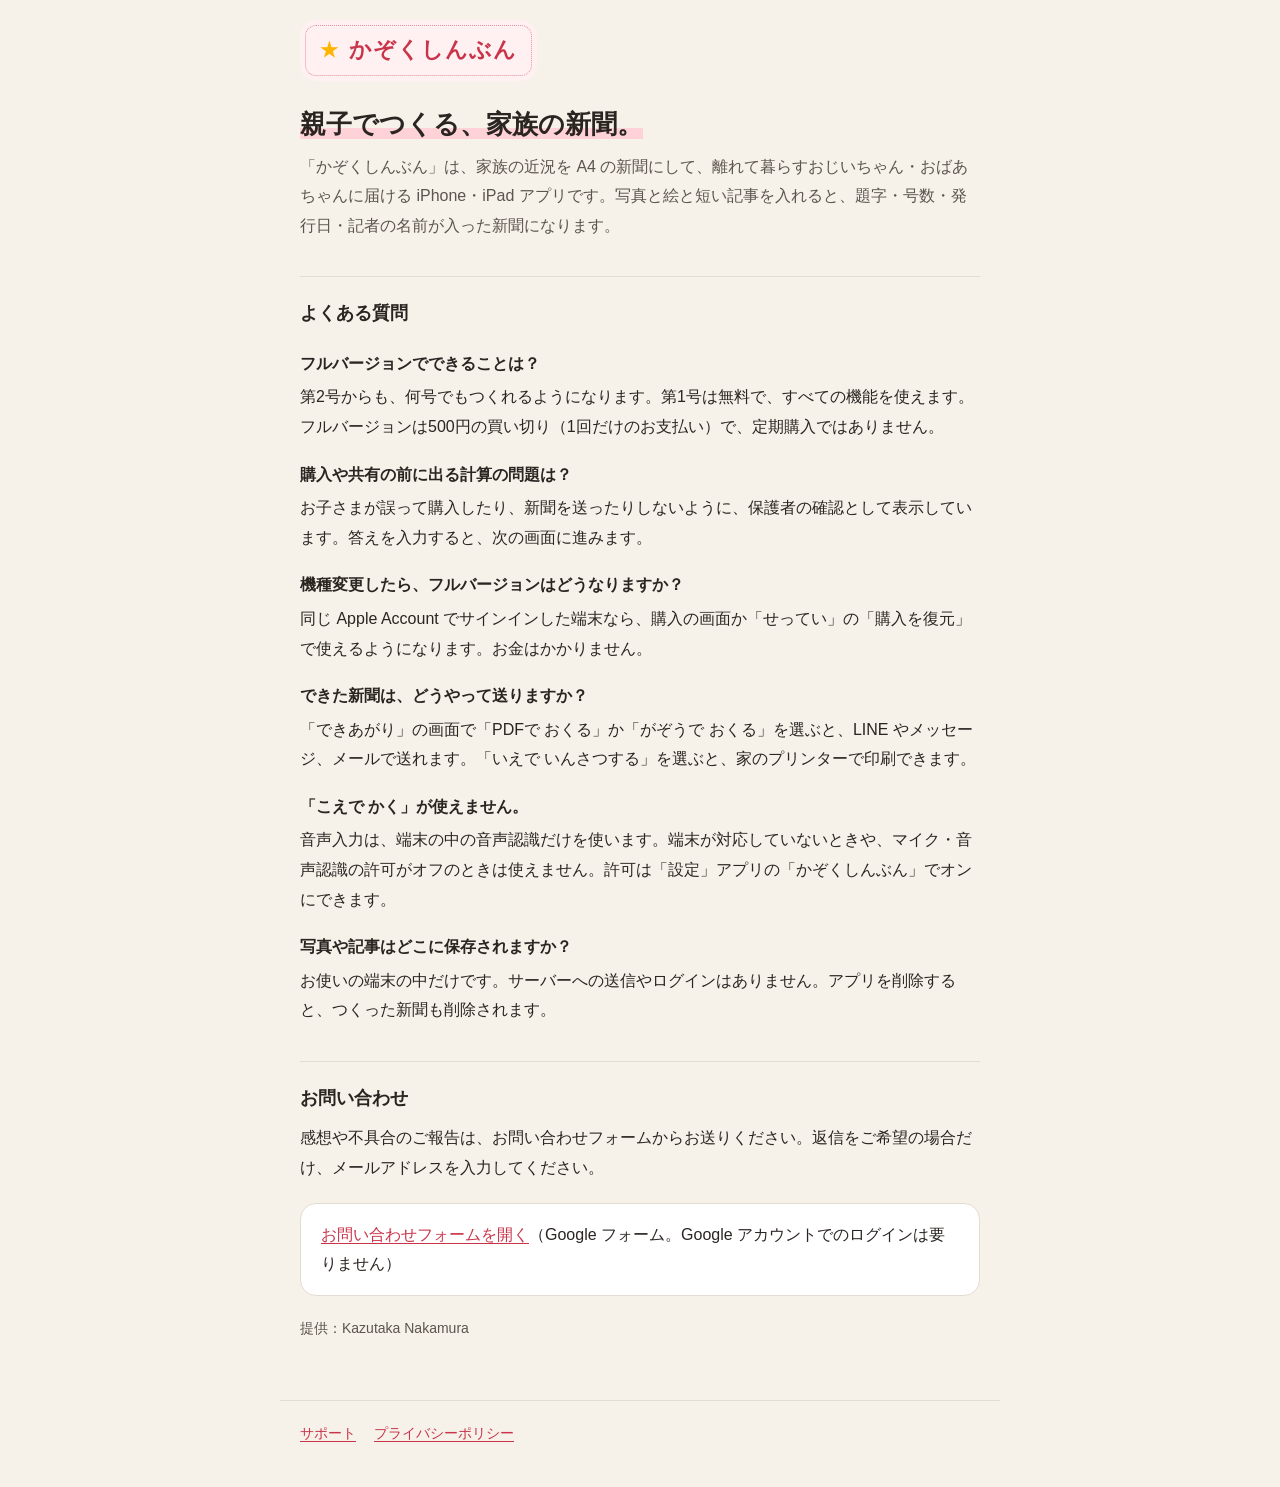
<file: index.html>
<!doctype html>
<html lang="ja">
  <head>
    <meta charset="utf-8" />
    <meta name="viewport" content="width=device-width, initial-scale=1" />
    <title>かぞくしんぶん | サポート</title>
    <meta name="description" content="親子でつくる、家族の新聞。かぞくしんぶんの使い方とお問い合わせ。" />
    <link rel="stylesheet" href="style.css" />
  </head>
  <body>
    <header><a href="./">かぞくしんぶん</a></header>
    <main>
      <h1><span class="mark">親子でつくる、家族の新聞。</span></h1>
      <p class="lead">「かぞくしんぶん」は、家族の近況を A4 の新聞にして、離れて暮らすおじいちゃん・おばあちゃんに届ける iPhone・iPad アプリです。写真と絵と短い記事を入れると、題字・号数・発行日・記者の名前が入った新聞になります。</p>

      <h2>よくある質問</h2>
      <h3>フルバージョンでできることは？</h3>
      <p>第2号からも、何号でもつくれるようになります。第1号は無料で、すべての機能を使えます。フルバージョンは500円の買い切り（1回だけのお支払い）で、定期購入ではありません。</p>
      <h3>購入や共有の前に出る計算の問題は？</h3>
      <p>お子さまが誤って購入したり、新聞を送ったりしないように、保護者の確認として表示しています。答えを入力すると、次の画面に進みます。</p>
      <h3>機種変更したら、フルバージョンはどうなりますか？</h3>
      <p>同じ Apple Account でサインインした端末なら、購入の画面か「せってい」の「購入を復元」で使えるようになります。お金はかかりません。</p>
      <h3>できた新聞は、どうやって送りますか？</h3>
      <p>「できあがり」の画面で「PDFで おくる」か「がぞうで おくる」を選ぶと、LINE やメッセージ、メールで送れます。「いえで いんさつする」を選ぶと、家のプリンターで印刷できます。</p>
      <h3>「こえで かく」が使えません。</h3>
      <p>音声入力は、端末の中の音声認識だけを使います。端末が対応していないときや、マイク・音声認識の許可がオフのときは使えません。許可は「設定」アプリの「かぞくしんぶん」でオンにできます。</p>
      <h3>写真や記事はどこに保存されますか？</h3>
      <p>お使いの端末の中だけです。サーバーへの送信やログインはありません。アプリを削除すると、つくった新聞も削除されます。</p>

      <h2>お問い合わせ</h2>
      <p>感想や不具合のご報告は、お問い合わせフォームからお送りください。返信をご希望の場合だけ、メールアドレスを入力してください。</p>
      <p class="card"><a href="https://docs.google.com/forms/d/e/1FAIpQLSefFjyzE5YcCl-mCHnYOhw823QdOZg-xKkdR2o1QkdTQAvFXw/viewform">お問い合わせフォームを開く</a>（Google フォーム。Google アカウントでのログインは要りません）</p>

      <p class="note">提供：Kazutaka Nakamura</p>
    </main>
    <footer><a href="./">サポート</a><a href="privacy/">プライバシーポリシー</a></footer>
  </body>
</html>
</file>
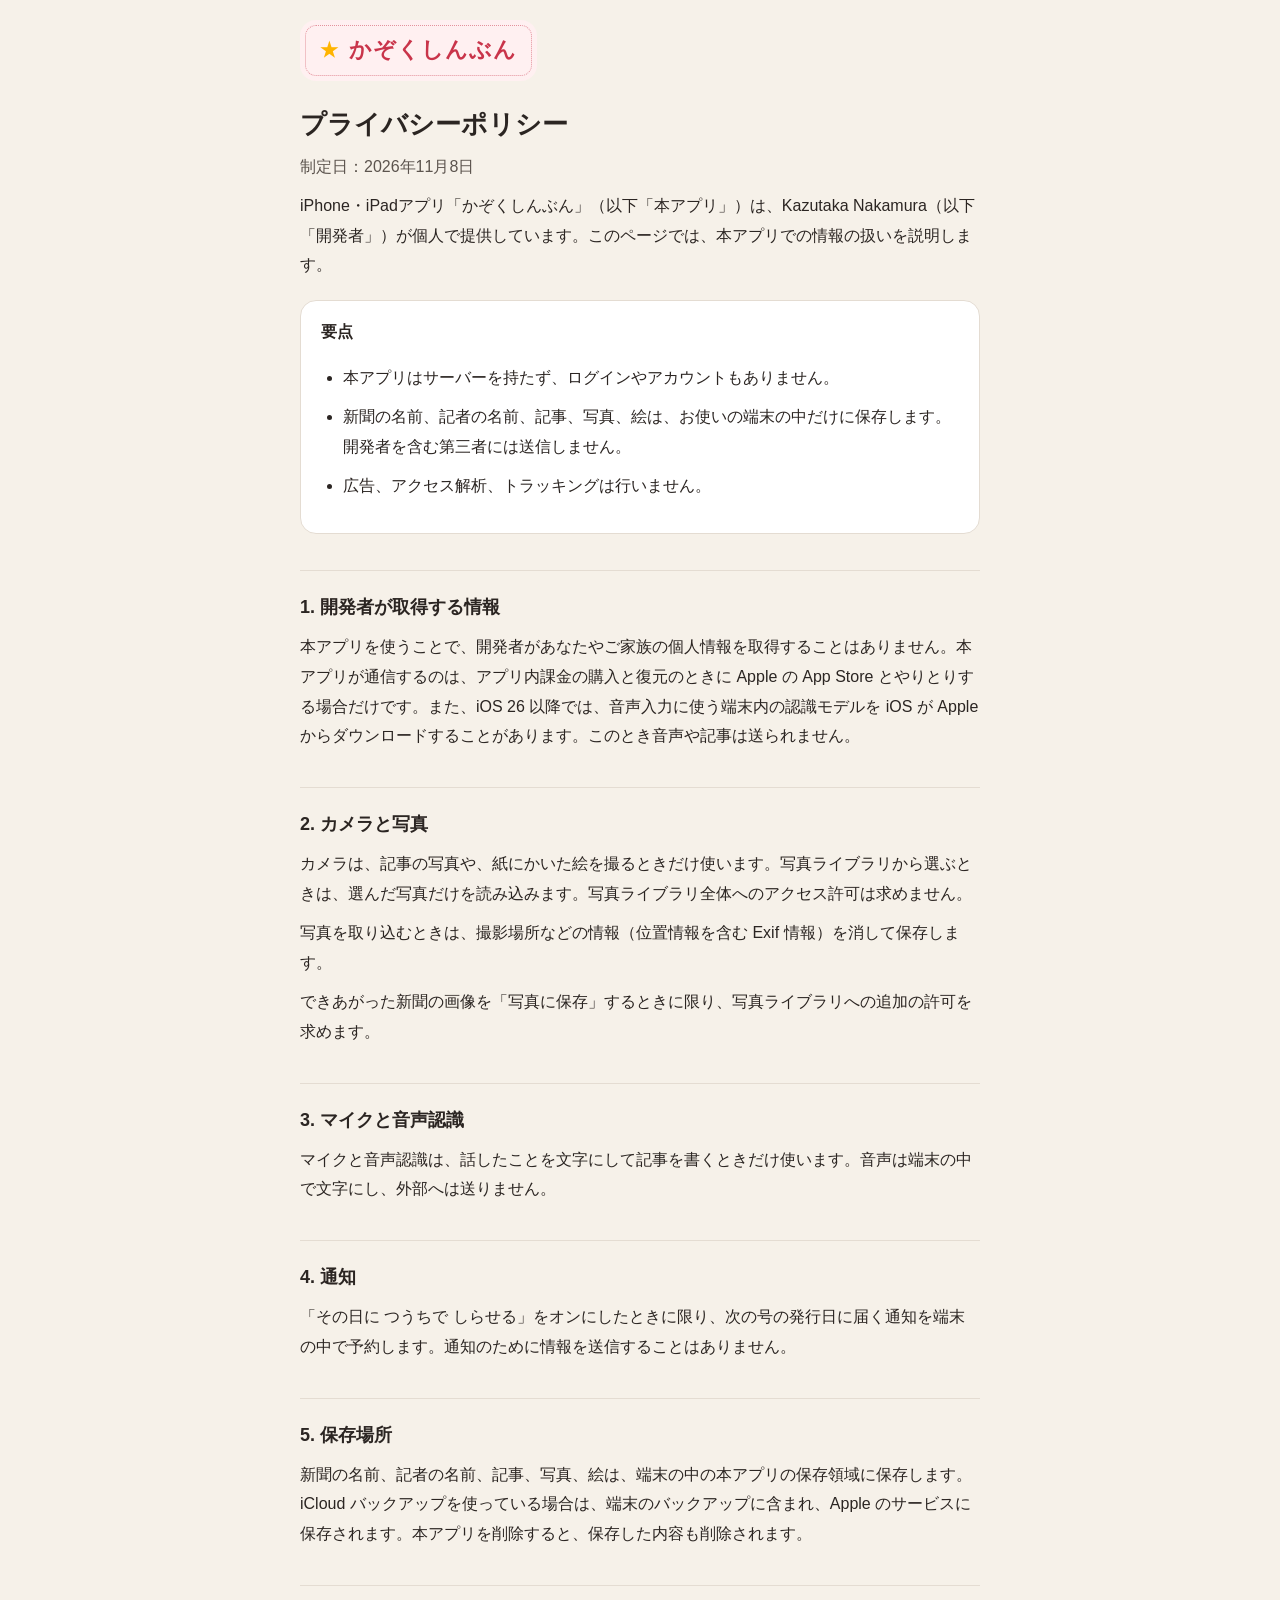
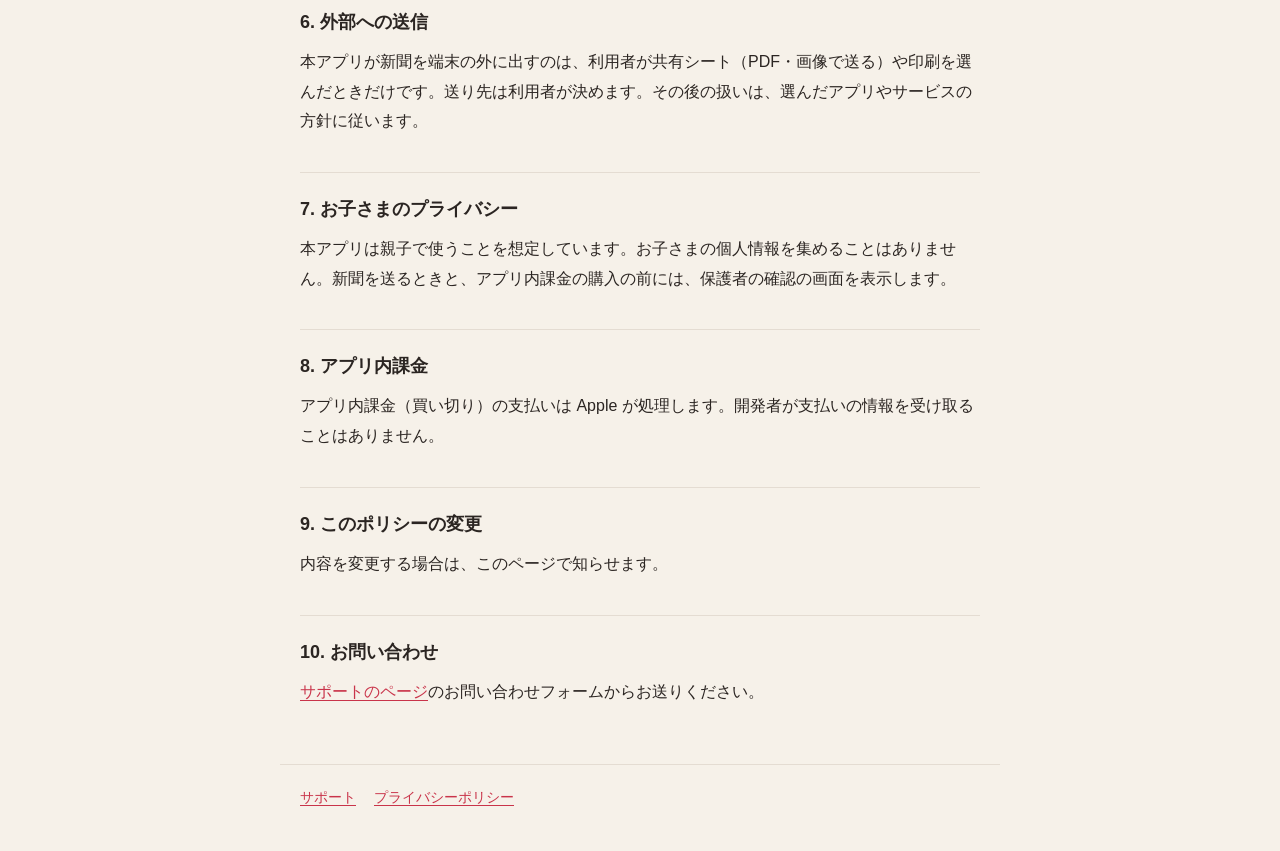
<file: privacy/index.html>
<!doctype html>
<html lang="ja">
  <head>
    <meta charset="utf-8" />
    <meta name="viewport" content="width=device-width, initial-scale=1" />
    <title>プライバシーポリシー | かぞくしんぶん</title>
    <link rel="stylesheet" href="../style.css" />
  </head>
  <body>
    <header><a href="../">かぞくしんぶん</a></header>
    <main>
      <h1>プライバシーポリシー</h1>
      <p class="lead">制定日：2026年11月8日</p>
      <p>iPhone・iPadアプリ「かぞくしんぶん」（以下「本アプリ」）は、Kazutaka Nakamura（以下「開発者」）が個人で提供しています。このページでは、本アプリでの情報の扱いを説明します。</p>
      <div class="card">
        <strong>要点</strong>
        <ul>
          <li>本アプリはサーバーを持たず、ログインやアカウントもありません。</li>
          <li>新聞の名前、記者の名前、記事、写真、絵は、お使いの端末の中だけに保存します。開発者を含む第三者には送信しません。</li>
          <li>広告、アクセス解析、トラッキングは行いません。</li>
        </ul>
      </div>

      <h2>1. 開発者が取得する情報</h2>
      <p>本アプリを使うことで、開発者があなたやご家族の個人情報を取得することはありません。本アプリが通信するのは、アプリ内課金の購入と復元のときに Apple の App Store とやりとりする場合だけです。また、iOS 26 以降では、音声入力に使う端末内の認識モデルを iOS が Apple からダウンロードすることがあります。このとき音声や記事は送られません。</p>

      <h2>2. カメラと写真</h2>
      <p>カメラは、記事の写真や、紙にかいた絵を撮るときだけ使います。写真ライブラリから選ぶときは、選んだ写真だけを読み込みます。写真ライブラリ全体へのアクセス許可は求めません。</p>
      <p>写真を取り込むときは、撮影場所などの情報（位置情報を含む Exif 情報）を消して保存します。</p>
      <p>できあがった新聞の画像を「写真に保存」するときに限り、写真ライブラリへの追加の許可を求めます。</p>

      <h2>3. マイクと音声認識</h2>
      <p>マイクと音声認識は、話したことを文字にして記事を書くときだけ使います。音声は端末の中で文字にし、外部へは送りません。</p>

      <h2>4. 通知</h2>
      <p>「その日に つうちで しらせる」をオンにしたときに限り、次の号の発行日に届く通知を端末の中で予約します。通知のために情報を送信することはありません。</p>

      <h2>5. 保存場所</h2>
      <p>新聞の名前、記者の名前、記事、写真、絵は、端末の中の本アプリの保存領域に保存します。iCloud バックアップを使っている場合は、端末のバックアップに含まれ、Apple のサービスに保存されます。本アプリを削除すると、保存した内容も削除されます。</p>

      <h2>6. 外部への送信</h2>
      <p>本アプリが新聞を端末の外に出すのは、利用者が共有シート（PDF・画像で送る）や印刷を選んだときだけです。送り先は利用者が決めます。その後の扱いは、選んだアプリやサービスの方針に従います。</p>

      <h2>7. お子さまのプライバシー</h2>
      <p>本アプリは親子で使うことを想定しています。お子さまの個人情報を集めることはありません。新聞を送るときと、アプリ内課金の購入の前には、保護者の確認の画面を表示します。</p>

      <h2>8. アプリ内課金</h2>
      <p>アプリ内課金（買い切り）の支払いは Apple が処理します。開発者が支払いの情報を受け取ることはありません。</p>

      <h2>9. このポリシーの変更</h2>
      <p>内容を変更する場合は、このページで知らせます。</p>

      <h2>10. お問い合わせ</h2>
      <p><a href="../">サポートのページ</a>のお問い合わせフォームからお送りください。</p>
    </main>
    <footer><a href="../">サポート</a><a href="./">プライバシーポリシー</a></footer>
  </body>
</html>
</file>
<file: style.css>
:root {
  --desk: #f6f1e9;
  --paper: #ffffff;
  --ink: #2b2522;
  --muted: #5c544e;
  --red: #c9344a;
  --tint: #fff0f1;
  --marker: #ffd2d7;
  --star: #ffb400;
  --line: #e4dcd2;
  --sans: -apple-system, BlinkMacSystemFont, 'Hiragino Maru Gothic ProN', 'Hiragino Sans', sans-serif;
  color-scheme: light;
}
* { box-sizing: border-box; }
body { margin: 0; background: var(--desk); color: var(--ink); font-family: var(--sans); font-size: 16px; line-height: 1.85; -webkit-font-smoothing: antialiased; }
header { max-width: 720px; margin: 0 auto; padding: 20px 20px 0; }
header a { display: inline-flex; align-items: center; gap: 10px; padding: 10px 20px; background: var(--tint); border-radius: 16px; outline: 1.5px dotted rgba(201, 52, 74, 0.5); outline-offset: -6px; color: var(--red); font-weight: 800; font-size: 22px; letter-spacing: 1px; text-decoration: none; }
header a::before { content: '★'; color: var(--star); font-size: 18px; }
main { max-width: 720px; margin: 0 auto; padding: 24px 20px 48px; }
h1 { font-size: 26px; line-height: 1.5; margin: 0 0 8px; }
h2 { font-size: 18px; margin: 36px 0 8px; padding-top: 20px; border-top: 1px solid var(--line); }
h3 { font-size: 16px; margin: 18px 0 4px; }
p, li { margin: 0 0 10px; }
ul { padding-left: 1.4em; }
a { color: var(--red); text-underline-offset: 3px; }
.lead { color: var(--muted); }
.card { background: var(--paper); border: 1px solid var(--line); border-radius: 16px; padding: 16px 20px; margin: 20px 0; }
.mark { background: linear-gradient(transparent 62%, var(--marker) 62%); }
.note { font-size: 14px; color: var(--muted); }
footer { max-width: 720px; margin: 0 auto; padding: 20px 20px 40px; border-top: 1px solid var(--line); font-size: 14px; color: var(--muted); }
footer a { margin-right: 18px; }
</file>
